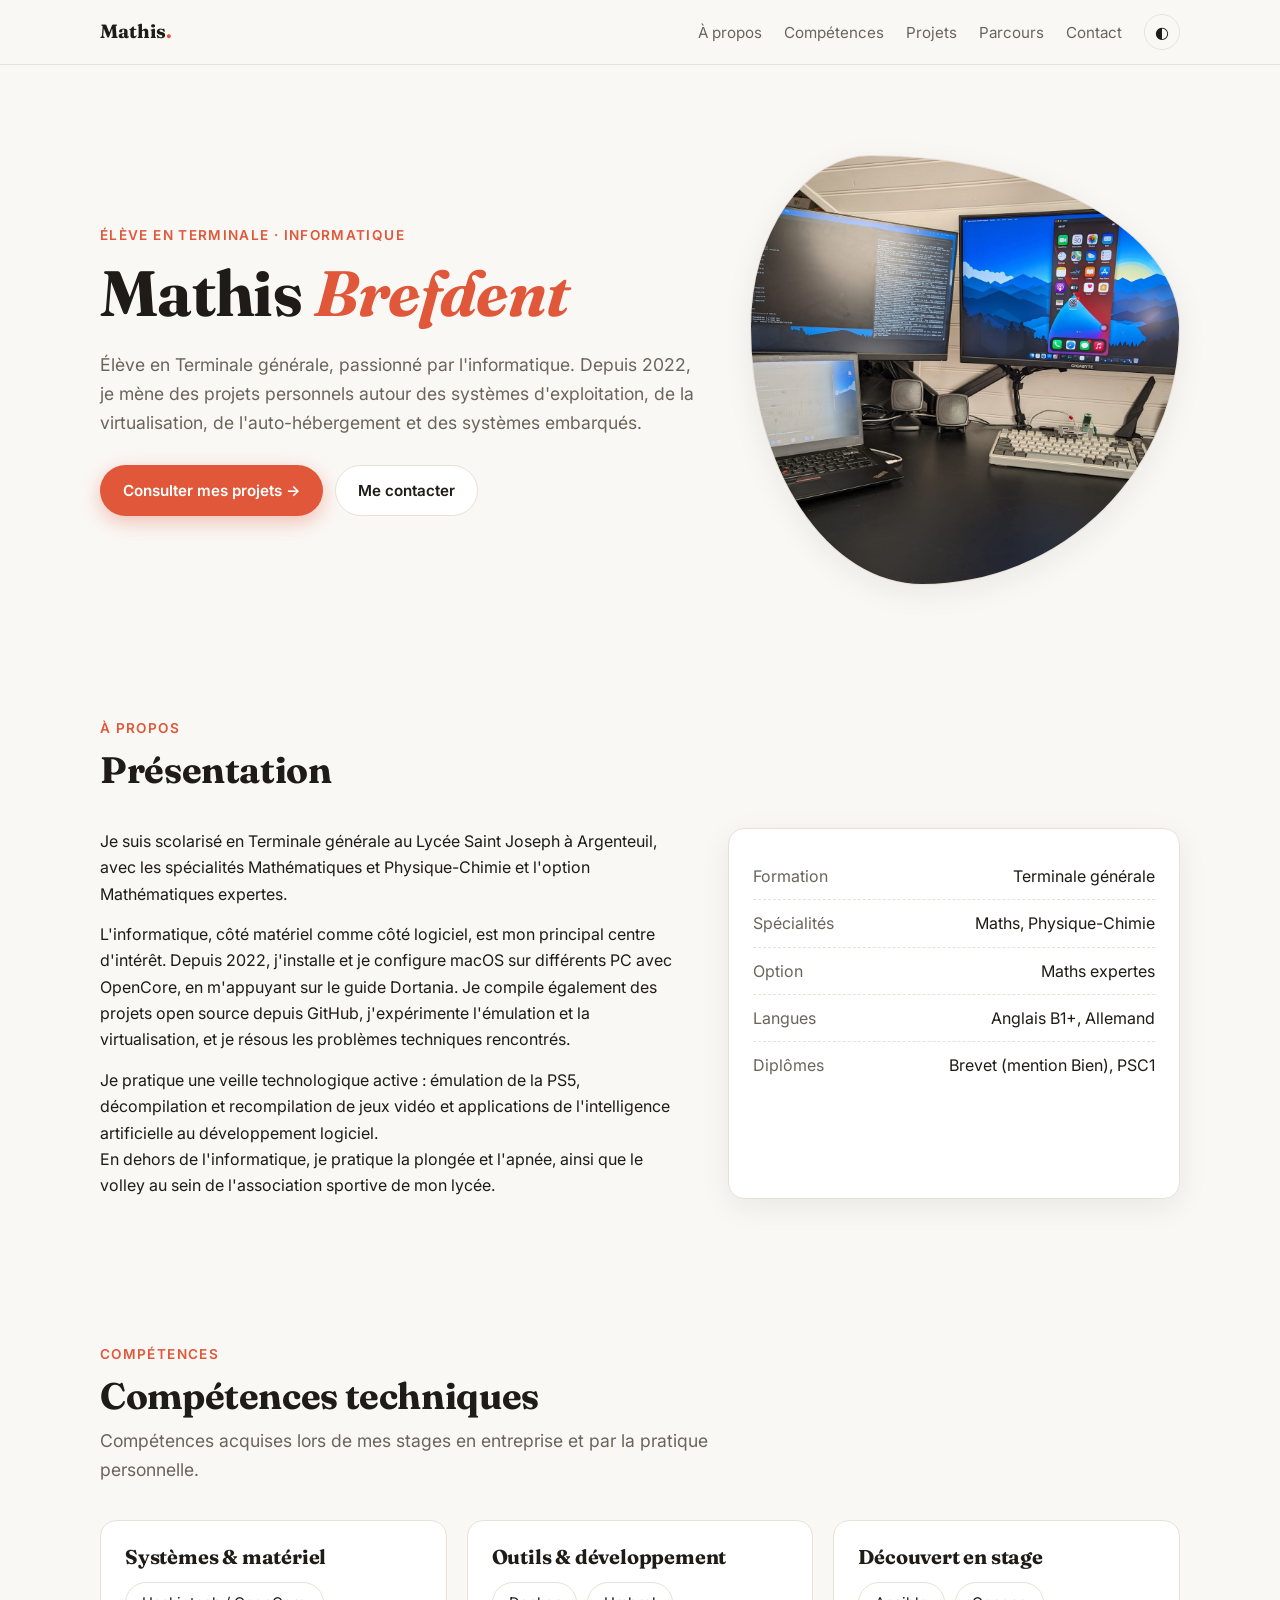
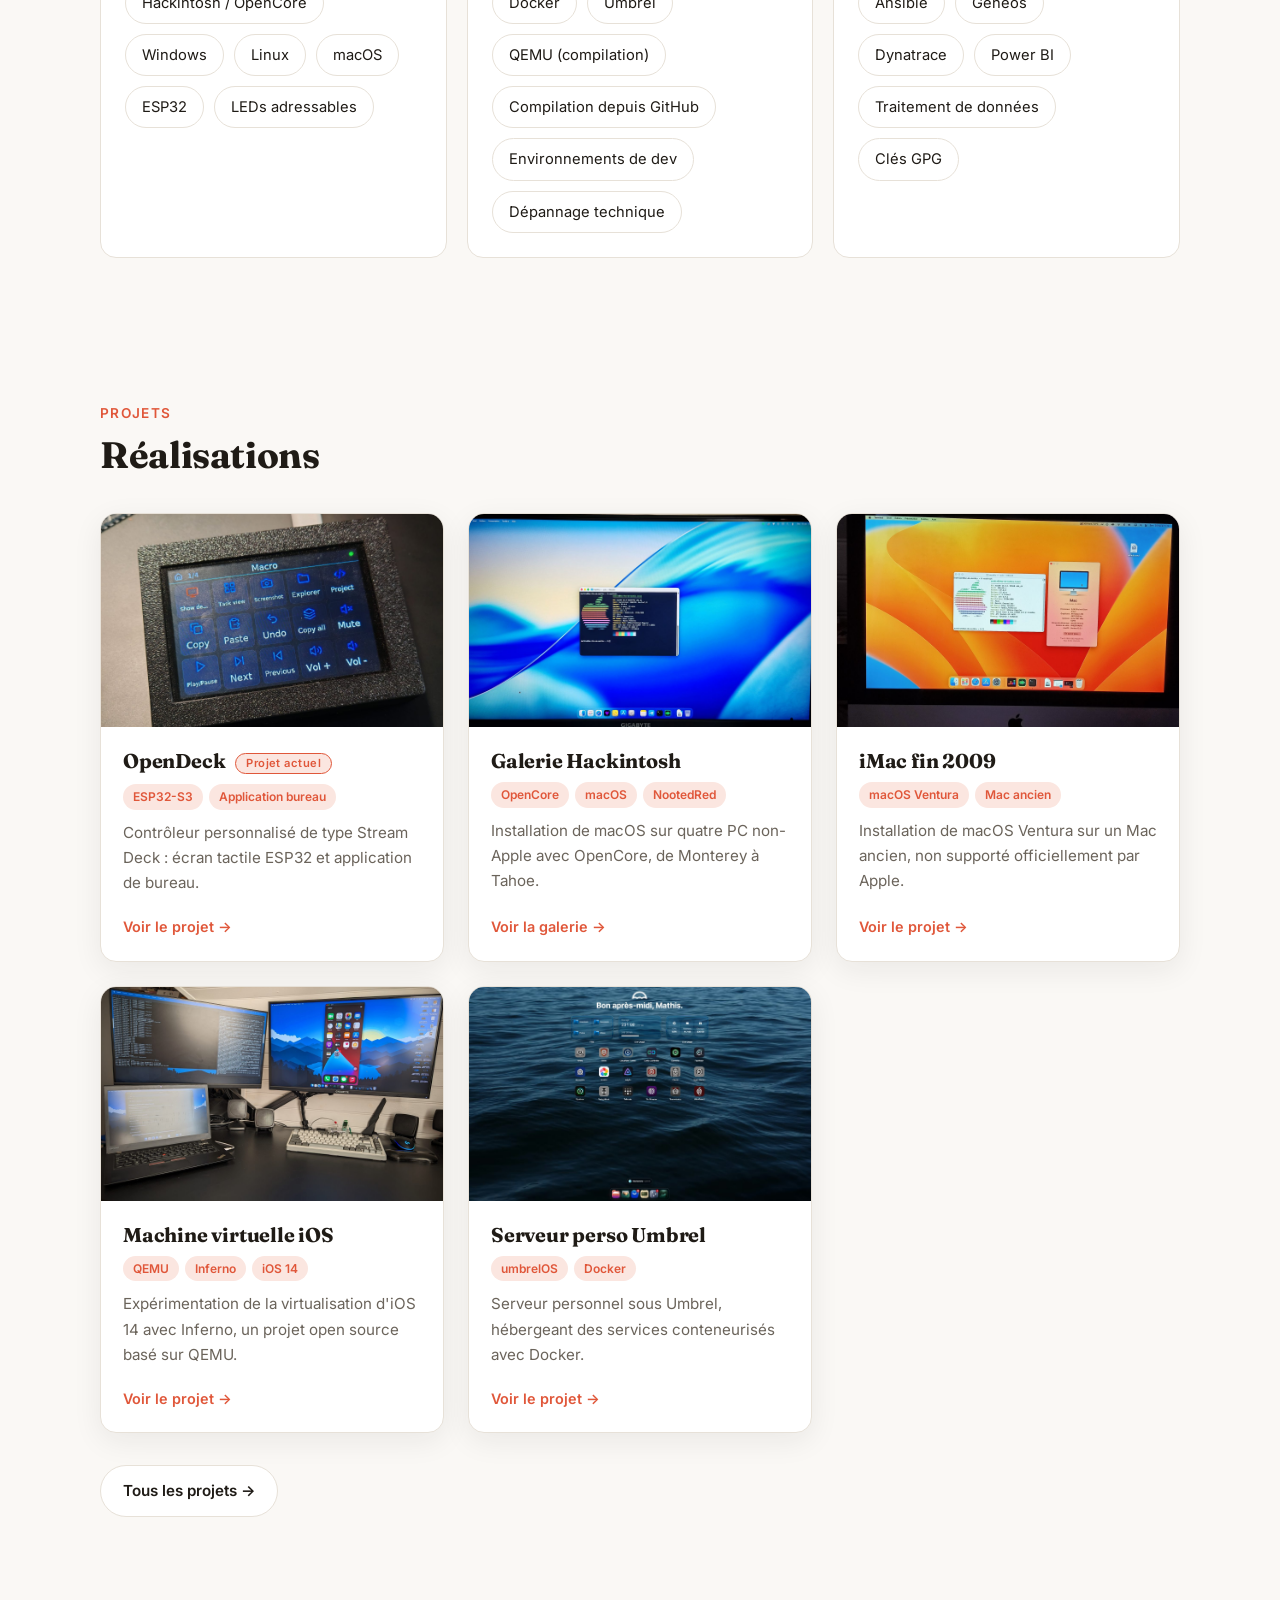
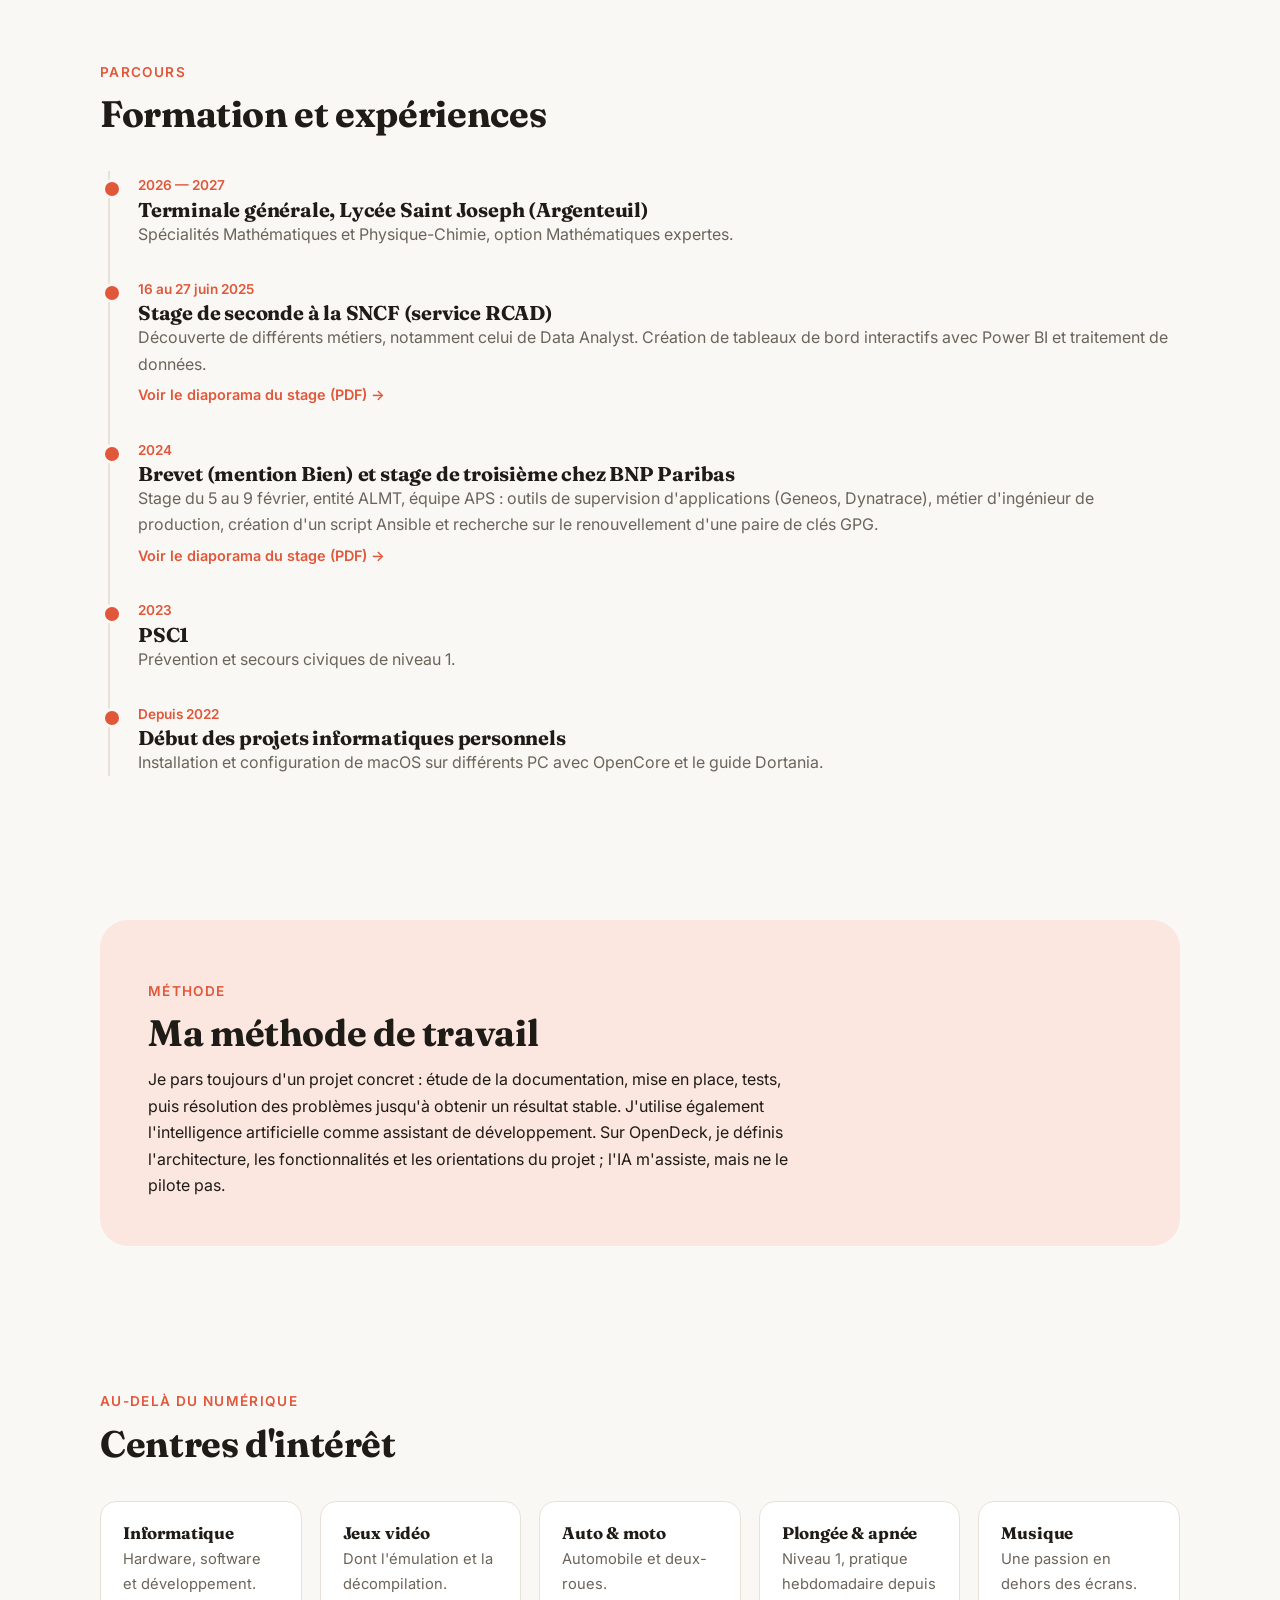
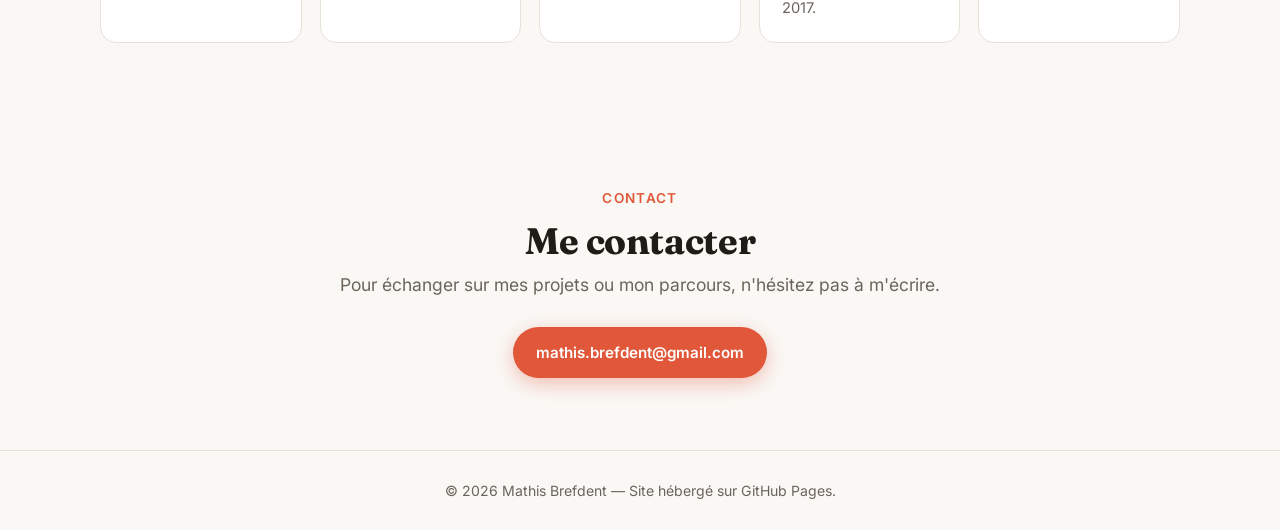
<file: index.html>
<!DOCTYPE html>
<html lang="fr">
<head>
  <meta charset="UTF-8">
  <meta name="viewport" content="width=device-width, initial-scale=1">
  <title>Mathis Brefdent — Portfolio</title>
  <meta name="description" content="Portfolio de Mathis Brefdent, lycéen en Terminale passionné d'informatique : Hackintosh, virtualisation, auto-hébergement et systèmes embarqués.">
  <link rel="preconnect" href="https://fonts.googleapis.com">
  <link rel="preconnect" href="https://fonts.gstatic.com" crossorigin>
  <link href="https://fonts.googleapis.com/css2?family=Fraunces:ital,opsz,wght@0,9..144,600;0,9..144,700;1,9..144,600&family=Inter:wght@400;500;600&display=swap" rel="stylesheet">
  <link rel="stylesheet" href="css/style.css">
</head>
<body>

<header class="nav">
  <div class="container">
    <a href="index.html" class="logo">Mathis<span>.</span></a>
    <button class="menu-btn" aria-label="Menu" aria-expanded="false" aria-controls="menu">☰</button>
    <ul id="menu">
      <li><a class="link" href="#apropos">À propos</a></li>
      <li><a class="link" href="#competences">Compétences</a></li>
      <li><a class="link" href="projets.html">Projets</a></li>
      <li><a class="link" href="#parcours">Parcours</a></li>
      <li><a class="link" href="#contact">Contact</a></li>
      <li><button class="theme-btn" aria-label="Changer de thème">◐</button></li>
    </ul>
  </div>
</header>

<main>

  <!-- ===== HERO ===== -->
  <section class="hero">
    <div class="container hero-grid">
      <div>
        <p class="eyebrow">Élève en Terminale · Informatique</p>
        <h1>Mathis <em>Brefdent</em></h1>
        <p class="lead">Élève en Terminale générale, passionné par l'informatique. Depuis 2022, je mène des projets personnels autour des systèmes d'exploitation, de la virtualisation, de l'auto-hébergement et des systèmes embarqués.</p>
        <div class="btn-row">
          <a class="btn btn-primary" href="projets.html">Consulter mes projets →</a>
          <a class="btn btn-ghost" href="#contact">Me contacter</a>
        </div>
      </div>
      <div class="avatar">
        <img src="assets/ios/ios14-inferno.jpg" alt="Mon poste de travail : deux écrans, un portable ThinkPad et un clavier mécanique" width="1600" height="1200">
      </div>
    </div>
  </section>

  <!-- ===== À PROPOS ===== -->
  <section id="apropos">
    <div class="container reveal">
      <div class="section-head">
        <p class="eyebrow">À propos</p>
        <h2>Présentation</h2>
      </div>
      <div class="about-grid">
        <div>
          <p>Je suis scolarisé en Terminale générale au Lycée Saint Joseph à Argenteuil, avec les spécialités Mathématiques et Physique-Chimie et l'option Mathématiques expertes.</p>
          <p>L'informatique, côté matériel comme côté logiciel, est mon principal centre d'intérêt. Depuis 2022, j'installe et je configure macOS sur différents PC avec OpenCore, en m'appuyant sur le guide Dortania. Je compile également des projets open source depuis GitHub, j'expérimente l'émulation et la virtualisation, et je résous les problèmes techniques rencontrés.</p>
          <p>Je pratique une veille technologique active : émulation de la PS5, décompilation et recompilation de jeux vidéo et applications de l'intelligence artificielle au développement logiciel.<br>En dehors de l'informatique, je pratique la plongée et l'apnée, ainsi que le volley au sein de l'association sportive de mon lycée.</p>
        </div>
        <ul class="facts">
          <li><span>Formation</span> Terminale générale</li>
          <li><span>Spécialités</span> Maths, Physique-Chimie</li>
          <li><span>Option</span> Maths expertes</li>
          <li><span>Langues</span> Anglais B1+, Allemand</li>
          <li><span>Diplômes</span> Brevet (mention Bien), PSC1</li>
        </ul>
      </div>
    </div>
  </section>

  <!-- ===== COMPÉTENCES ===== -->
  <section id="competences">
    <div class="container reveal">
      <div class="section-head">
        <p class="eyebrow">Compétences</p>
        <h2>Compétences techniques</h2>
        <p class="lead">Compétences acquises lors de mes stages en entreprise et par la pratique personnelle.</p>
      </div>
      <div class="skill-groups">
        <div class="skill-card">
          <h3>Systèmes &amp; matériel</h3>
          <div class="chips">
            <span class="chip">Hackintosh / OpenCore</span>
            <span class="chip">Windows</span>
            <span class="chip">Linux</span>
            <span class="chip">macOS</span>
            <span class="chip">ESP32</span>
            <span class="chip">LEDs adressables</span>
          </div>
        </div>
        <div class="skill-card">
          <h3>Outils &amp; développement</h3>
          <div class="chips">
            <span class="chip">Docker</span>
            <span class="chip">Umbrel</span>
            <span class="chip">QEMU (compilation)</span>
            <span class="chip">Compilation depuis GitHub</span>
            <span class="chip">Environnements de dev</span>
            <span class="chip">Dépannage technique</span>
          </div>
        </div>
        <div class="skill-card">
          <h3>Découvert en stage</h3>
          <div class="chips">
            <span class="chip">Ansible</span>
            <span class="chip">Geneos</span>
            <span class="chip">Dynatrace</span>
            <span class="chip">Power BI</span>
            <span class="chip">Traitement de données</span>
            <span class="chip">Clés GPG</span>
          </div>
        </div>
      </div>
    </div>
  </section>

  <!-- ===== PROJETS EN VEDETTE ===== -->
  <section id="projets">
    <div class="container reveal">
      <div class="section-head">
        <p class="eyebrow">Projets</p>
        <h2>Réalisations</h2>
      </div>
      <div class="grid">
        <article class="card">
          <img src="assets/opendeck/esp32-macro-demo.jpg" alt="Le Stream Deck OpenDeck affichant une grille de macros" width="1600" height="1200" loading="lazy">
          <div class="card-body">
            <h3>OpenDeck <span class="badge">Projet actuel</span></h3>
            <div class="tags"><span class="tag">ESP32-S3</span><span class="tag">Application bureau</span></div>
            <p>Contrôleur personnalisé de type Stream Deck : écran tactile ESP32 et application de bureau.</p>
            <div class="card-links"><a href="projets.html#opendeck">Voir le projet →</a></div>
          </div>
        </article>
        <article class="card">
          <img src="assets/hackintosh/main-pc-tahoe.jpg" alt="Un Hackintosh sous macOS Tahoe" width="1600" height="900" loading="lazy">
          <div class="card-body">
            <h3>Galerie Hackintosh</h3>
            <div class="tags"><span class="tag">OpenCore</span><span class="tag">macOS</span><span class="tag">NootedRed</span></div>
            <p>Installation de macOS sur quatre PC non-Apple avec OpenCore, de Monterey à Tahoe.</p>
            <div class="card-links"><a href="projets.html#hackintosh">Voir la galerie →</a></div>
          </div>
        </article>
        <article class="card">
          <img src="assets/imac/imac-late-2009-ventura.jpg" alt="Un iMac de fin 2009 sous macOS Ventura" width="1600" height="1200" loading="lazy">
          <div class="card-body">
            <h3>iMac fin 2009</h3>
            <div class="tags"><span class="tag">macOS Ventura</span><span class="tag">Mac ancien</span></div>
            <p>Installation de macOS Ventura sur un Mac ancien, non supporté officiellement par Apple.</p>
            <div class="card-links"><a href="projets.html#imac">Voir le projet →</a></div>
          </div>
        </article>
        <article class="card">
          <img src="assets/ios/ios14-inferno.jpg" alt="iOS 14 virtualisé sur un écran, terminal sur l'autre" width="1600" height="1200" loading="lazy">
          <div class="card-body">
            <h3>Machine virtuelle iOS</h3>
            <div class="tags"><span class="tag">QEMU</span><span class="tag">Inferno</span><span class="tag">iOS 14</span></div>
            <p>Expérimentation de la virtualisation d'iOS 14 avec Inferno, un projet open source basé sur QEMU.</p>
            <div class="card-links"><a href="projets.html#ios-vm">Voir le projet →</a></div>
          </div>
        </article>
        <article class="card">
          <img src="assets/umbrel/umbrelos-home.jpg" alt="Page d'accueil d'umbrelOS" width="1600" height="914" loading="lazy">
          <div class="card-body">
            <h3>Serveur perso Umbrel</h3>
            <div class="tags"><span class="tag">umbrelOS</span><span class="tag">Docker</span></div>
            <p>Serveur personnel sous Umbrel, hébergeant des services conteneurisés avec Docker.</p>
            <div class="card-links"><a href="projets.html#umbrel">Voir le projet →</a></div>
          </div>
        </article>
      </div>
      <p class="more"><a class="btn btn-ghost" href="projets.html">Tous les projets →</a></p>
    </div>
  </section>

  <!-- ===== PARCOURS ===== -->
  <section id="parcours">
    <div class="container reveal">
      <div class="section-head">
        <p class="eyebrow">Parcours</p>
        <h2>Formation et expériences</h2>
      </div>
      <div class="timeline">
        <div class="t-item">
          <span class="t-date">2026 — 2027</span>
          <h3>Terminale générale, Lycée Saint Joseph (Argenteuil)</h3>
          <p>Spécialités Mathématiques et Physique-Chimie, option Mathématiques expertes.</p>
        </div>
        <div class="t-item">
          <span class="t-date">16 au 27 juin 2025</span>
          <h3>Stage de seconde à la SNCF (service RCAD)</h3>
          <p>Découverte de différents métiers, notamment celui de Data Analyst. Création de tableaux de bord interactifs avec Power BI et traitement de données.</p>
          <a class="t-link" href="docs/stage-seconde.pdf" target="_blank" rel="noopener">Voir le diaporama du stage (PDF) →</a>
        </div>
        <div class="t-item">
          <span class="t-date">2024</span>
          <h3>Brevet (mention Bien) et stage de troisième chez BNP Paribas</h3>
          <p>Stage du 5 au 9 février, entité ALMT, équipe APS : outils de supervision d'applications (Geneos, Dynatrace), métier d'ingénieur de production, création d'un script Ansible et recherche sur le renouvellement d'une paire de clés GPG.</p>
          <a class="t-link" href="docs/stage-3eme.pdf" target="_blank" rel="noopener">Voir le diaporama du stage (PDF) →</a>
        </div>
        <div class="t-item">
          <span class="t-date">2023</span>
          <h3>PSC1</h3>
          <p>Prévention et secours civiques de niveau 1.</p>
        </div>
        <div class="t-item">
          <span class="t-date">Depuis 2022</span>
          <h3>Début des projets informatiques personnels</h3>
          <p>Installation et configuration de macOS sur différents PC avec OpenCore et le guide Dortania.</p>
        </div>
      </div>
    </div>
  </section>

  <!-- ===== MA DÉMARCHE ===== -->
  <section>
    <div class="container reveal">
      <div class="why">
        <p class="eyebrow">Méthode</p>
        <h2>Ma méthode de travail</h2>
        <p>Je pars toujours d'un projet concret : étude de la documentation, mise en place, tests, puis résolution des problèmes jusqu'à obtenir un résultat stable. J'utilise également l'intelligence artificielle comme assistant de développement. Sur OpenDeck, je définis l'architecture, les fonctionnalités et les orientations du projet ; l'IA m'assiste, mais ne le pilote pas.</p>
      </div>
    </div>
  </section>

  <!-- ===== CENTRES D'INTÉRÊT ===== -->
  <section>
    <div class="container reveal">
      <div class="section-head">
        <p class="eyebrow">Au-delà du numérique</p>
        <h2>Centres d'intérêt</h2>
      </div>
      <div class="interests">
        <div class="interest"><h3>Informatique</h3><p>Hardware, software et développement.</p></div>
        <div class="interest"><h3>Jeux vidéo</h3><p>Dont l'émulation et la décompilation.</p></div>
        <div class="interest"><h3>Auto &amp; moto</h3><p>Automobile et deux-roues.</p></div>
        <div class="interest"><h3>Plongée &amp; apnée</h3><p>Niveau 1, pratique hebdomadaire depuis 2017.</p></div>
        <div class="interest"><h3>Musique</h3><p>Une passion en dehors des écrans.</p></div>
      </div>
    </div>
  </section>

  <!-- ===== CONTACT ===== -->
  <section id="contact" class="contact">
    <div class="container reveal">
      <p class="eyebrow">Contact</p>
      <h2>Me contacter</h2>
      <p class="lead">Pour échanger sur mes projets ou mon parcours, n'hésitez pas à m'écrire.</p>
      <div class="btn-row">
        <a class="btn btn-primary" href="mailto:mathis.brefdent@gmail.com">mathis.brefdent@gmail.com</a>
      </div>
    </div>
  </section>

</main>

<footer>
  <div class="container">© <span id="year"></span> Mathis Brefdent — Site hébergé sur GitHub Pages.</div>
</footer>

<script src="js/main.js"></script>
</body>
</html>
</file>
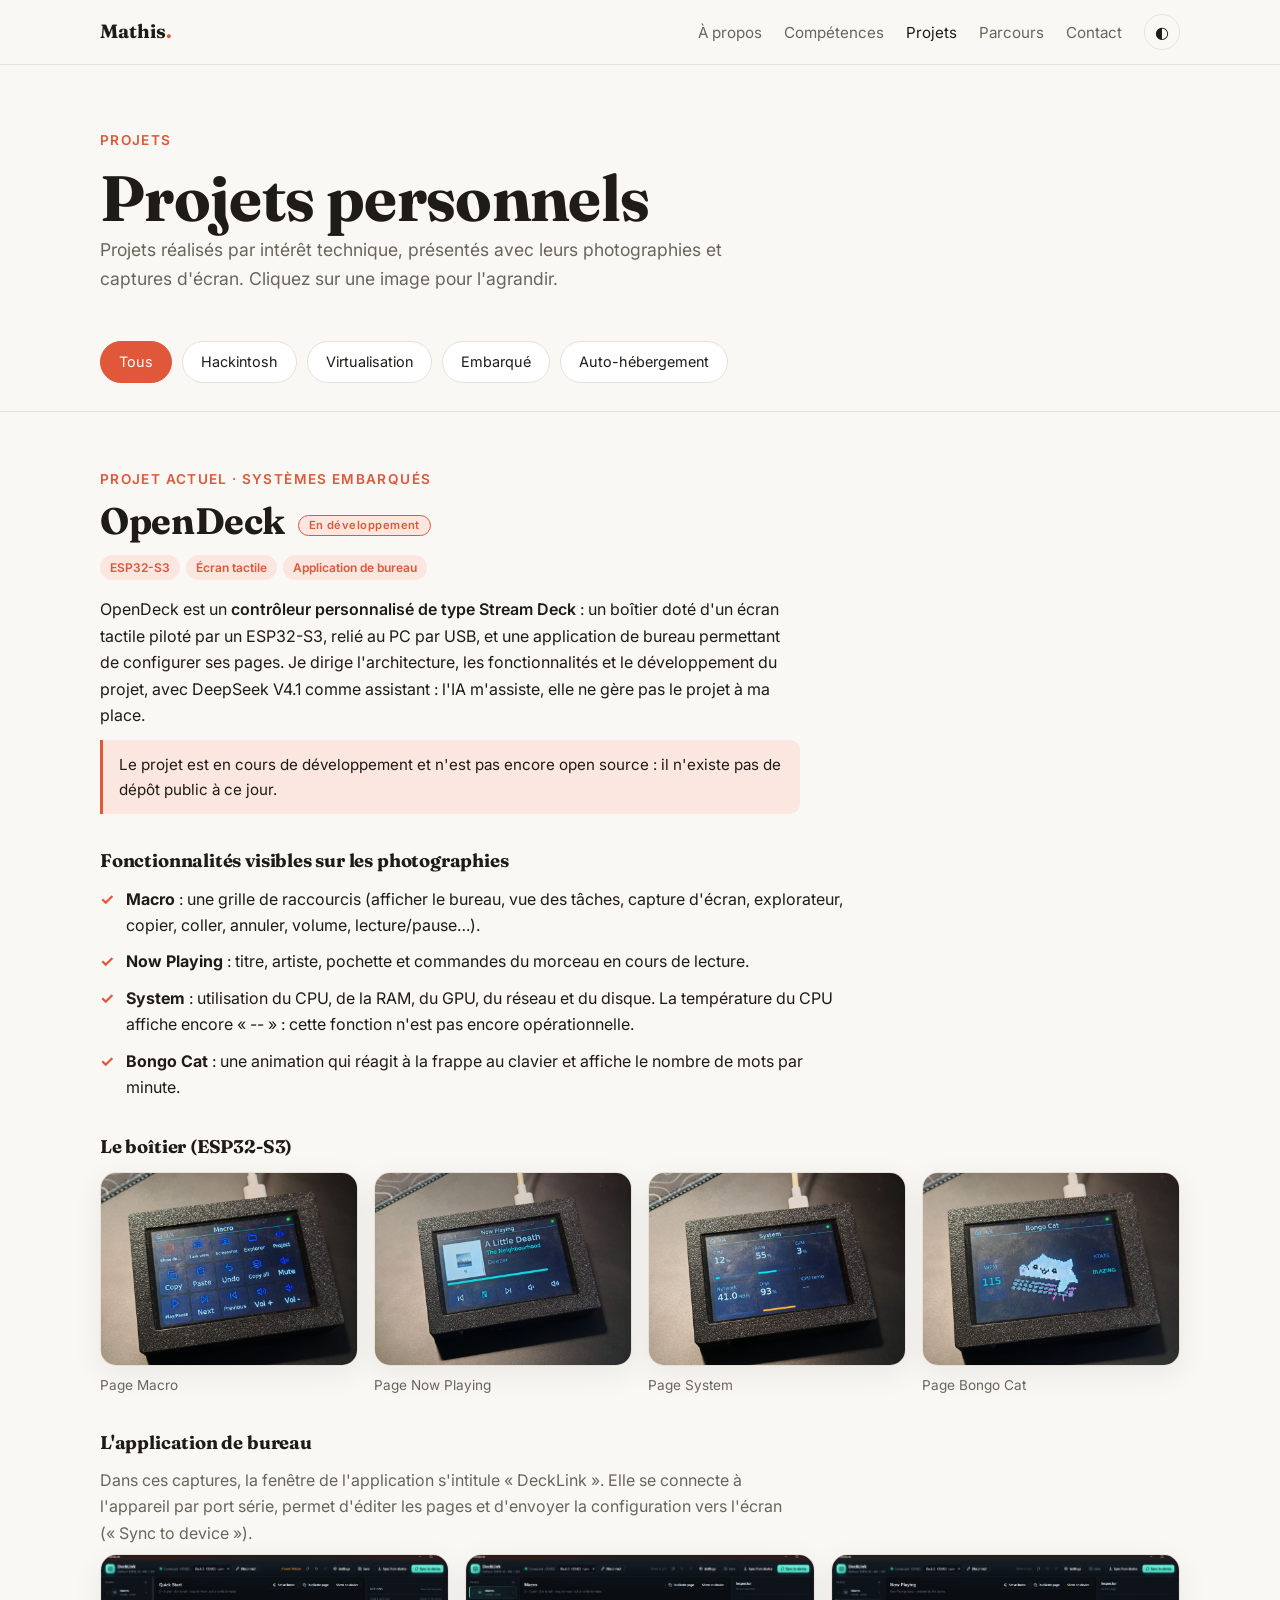
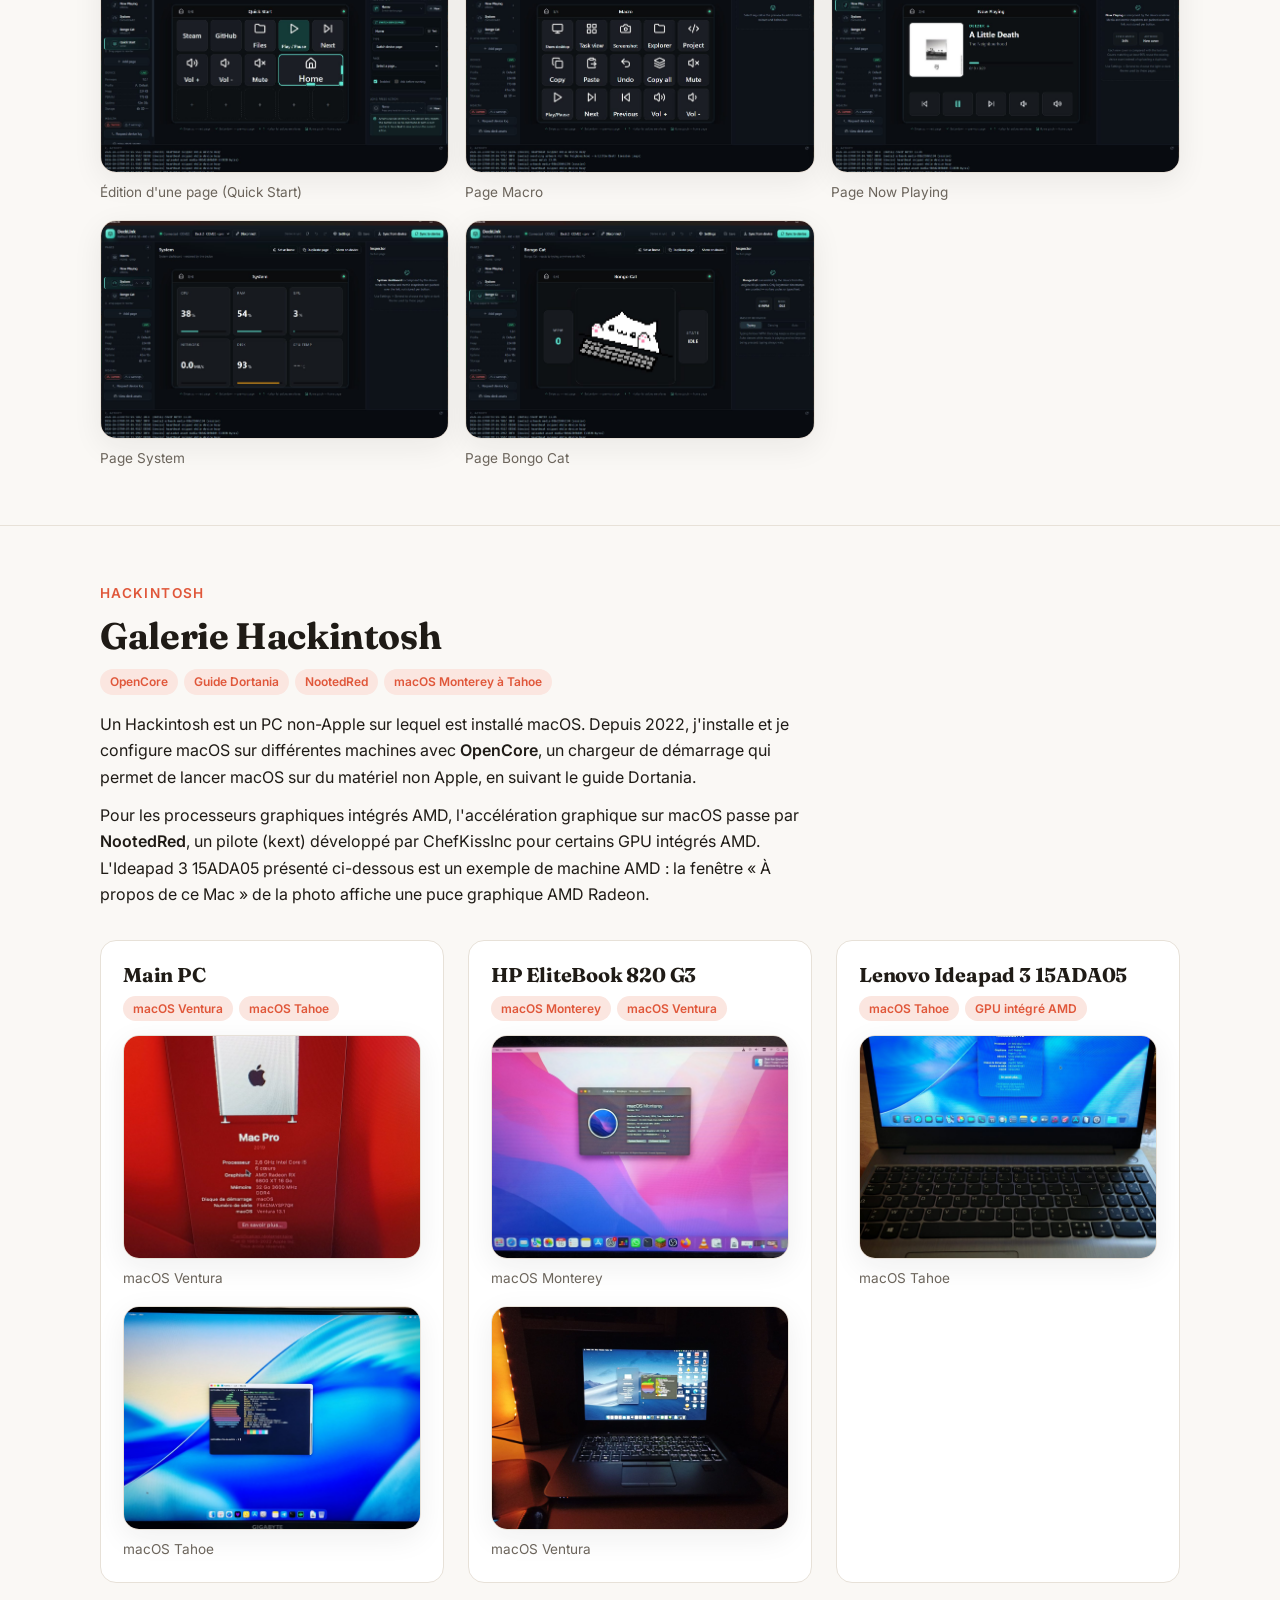
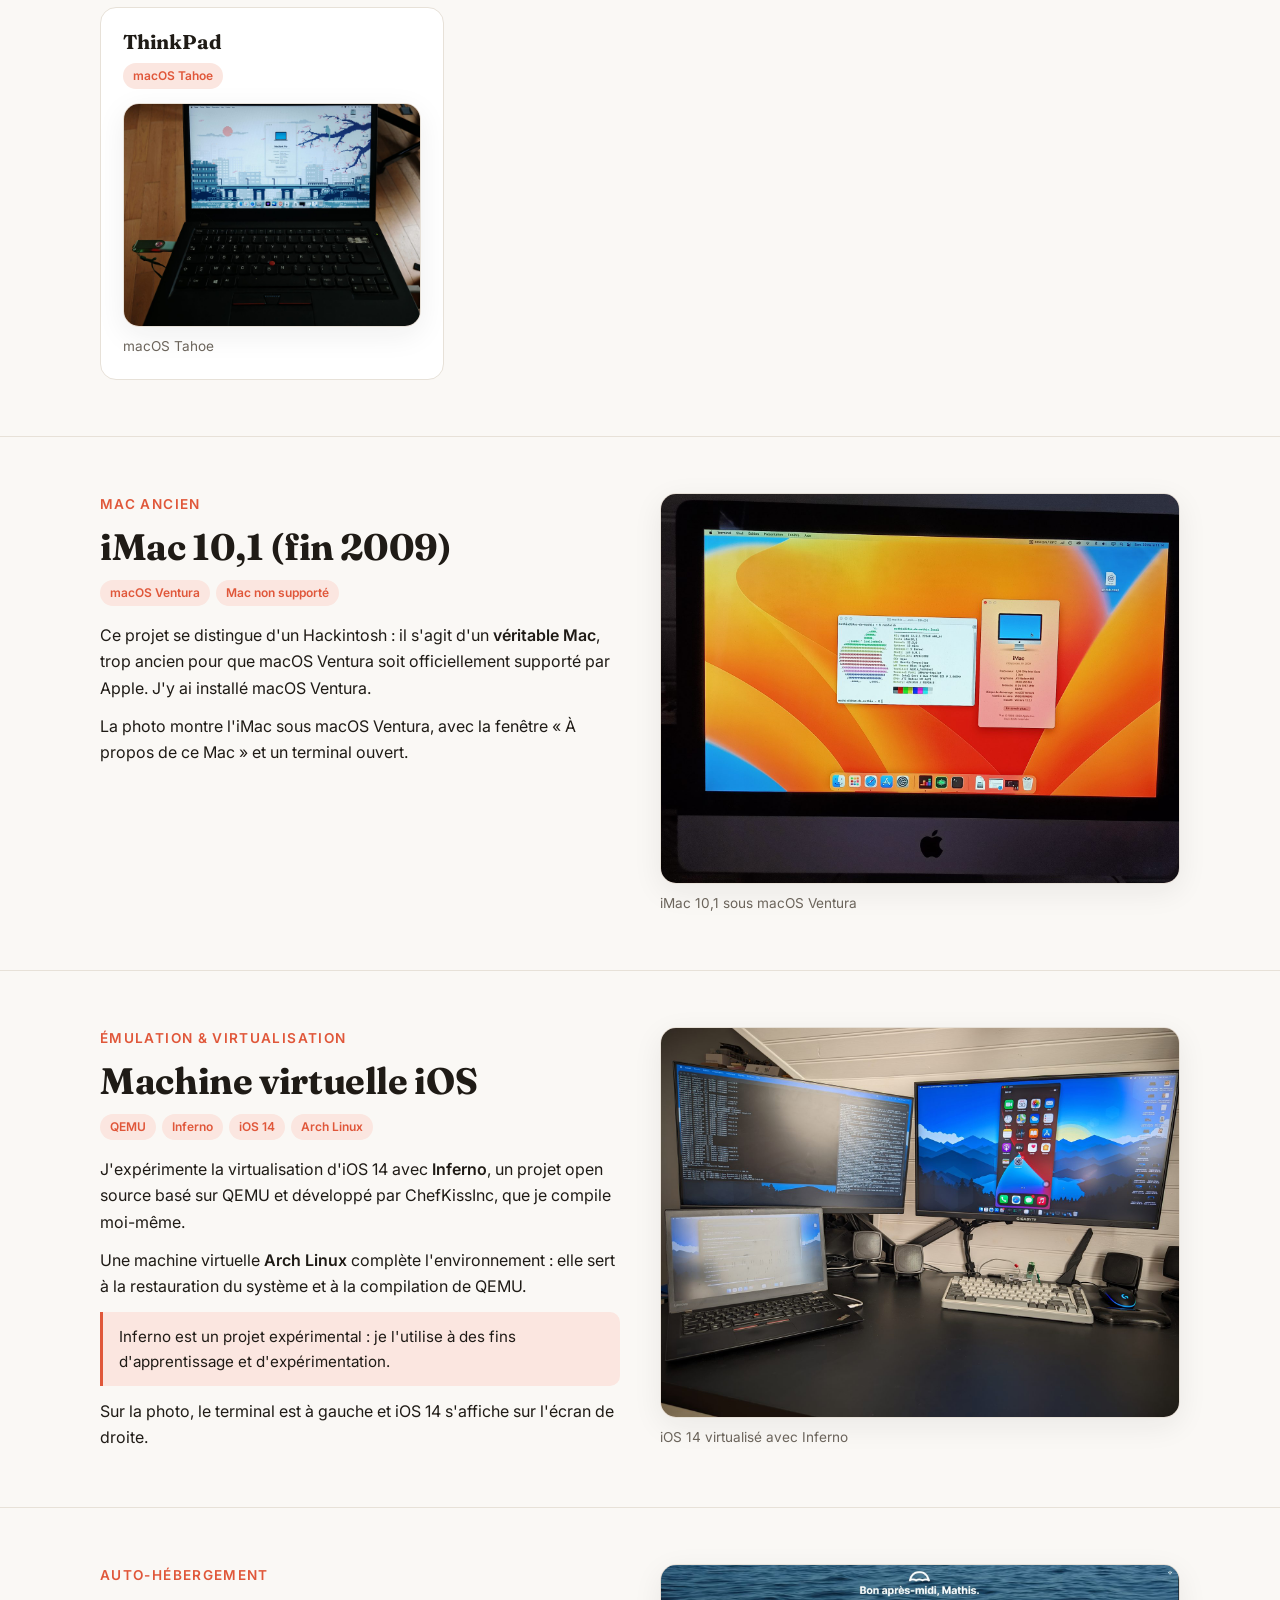
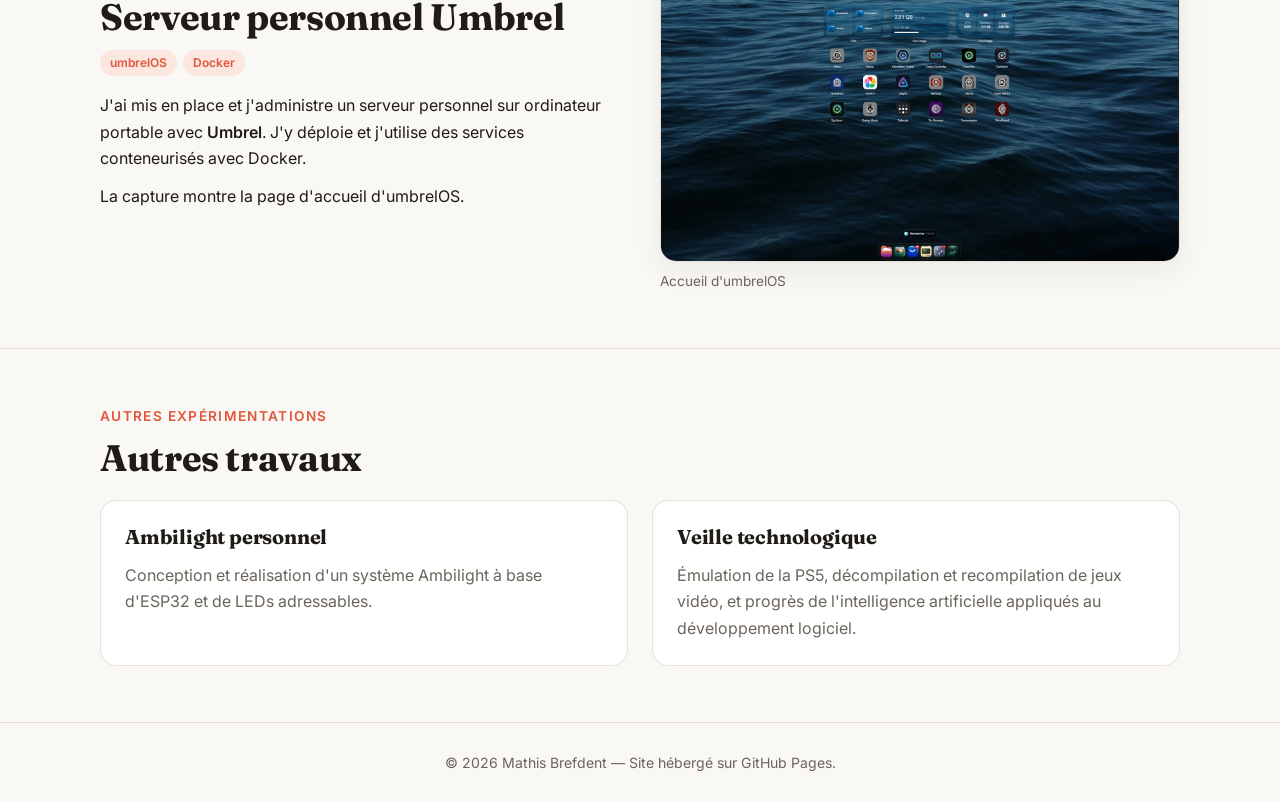
<file: projets.html>
<!DOCTYPE html>
<html lang="fr">
<head>
  <meta charset="UTF-8">
  <meta name="viewport" content="width=device-width, initial-scale=1">
  <title>Projets — Mathis Brefdent</title>
  <meta name="description" content="Les projets de Mathis Brefdent : galerie Hackintosh, iMac 2009, machine virtuelle iOS, OpenDeck et serveur Umbrel.">
  <link rel="preconnect" href="https://fonts.googleapis.com">
  <link rel="preconnect" href="https://fonts.gstatic.com" crossorigin>
  <link href="https://fonts.googleapis.com/css2?family=Fraunces:ital,opsz,wght@0,9..144,600;0,9..144,700;1,9..144,600&family=Inter:wght@400;500;600&display=swap" rel="stylesheet">
  <link rel="stylesheet" href="css/style.css">
</head>
<body>

<header class="nav">
  <div class="container">
    <a href="index.html" class="logo">Mathis<span>.</span></a>
    <button class="menu-btn" aria-label="Menu" aria-expanded="false" aria-controls="menu">☰</button>
    <ul id="menu">
      <li><a class="link" href="index.html#apropos">À propos</a></li>
      <li><a class="link" href="index.html#competences">Compétences</a></li>
      <li><a class="link active" href="projets.html">Projets</a></li>
      <li><a class="link" href="index.html#parcours">Parcours</a></li>
      <li><a class="link" href="index.html#contact">Contact</a></li>
      <li><button class="theme-btn" aria-label="Changer de thème">◐</button></li>
    </ul>
  </div>
</header>

<main>
  <section class="page-head">
    <div class="container">
      <p class="eyebrow">Projets</p>
      <h1>Projets personnels</h1>
      <p class="lead">Projets réalisés par intérêt technique, présentés avec leurs photographies et captures d'écran. Cliquez sur une image pour l'agrandir.</p>
    </div>
  </section>

  <section style="padding-top:24px; padding-bottom:0">
    <div class="container">
      <div class="filters" role="group" aria-label="Filtrer les projets">
        <button class="filter active" data-filter="all">Tous</button>
        <button class="filter" data-filter="hackintosh">Hackintosh</button>
        <button class="filter" data-filter="virtualisation">Virtualisation</button>
        <button class="filter" data-filter="embarque">Embarqué</button>
        <button class="filter" data-filter="selfhost">Auto-hébergement</button>
      </div>
    </div>
  </section>

  <div id="projects">

    <!-- ===================== OPENDECK ===================== -->
    <article class="project" id="opendeck" data-cat="embarque">
      <div class="container">
        <p class="eyebrow">Projet actuel · Systèmes embarqués</p>
        <h2>OpenDeck <span class="badge">En développement</span></h2>
        <div class="tags"><span class="tag">ESP32-S3</span><span class="tag">Écran tactile</span><span class="tag">Application de bureau</span></div>
        <div class="prose">
          <p>OpenDeck est un <strong>contrôleur personnalisé de type Stream Deck</strong> : un boîtier doté d'un écran tactile piloté par un ESP32-S3, relié au PC par USB, et une application de bureau permettant de configurer ses pages. Je dirige l'architecture, les fonctionnalités et le développement du projet, avec DeepSeek V4.1 comme assistant : l'IA m'assiste, elle ne gère pas le projet à ma place.</p>
          <p class="note">Le projet est en cours de développement et n'est pas encore open source : il n'existe pas de dépôt public à ce jour.</p>
        </div>

        <h3 class="sub">Fonctionnalités visibles sur les photographies</h3>
        <ul class="checklist">
          <li><strong>Macro</strong> : une grille de raccourcis (afficher le bureau, vue des tâches, capture d'écran, explorateur, copier, coller, annuler, volume, lecture/pause…).</li>
          <li><strong>Now Playing</strong> : titre, artiste, pochette et commandes du morceau en cours de lecture.</li>
          <li><strong>System</strong> : utilisation du CPU, de la RAM, du GPU, du réseau et du disque. La température du CPU affiche encore « -- » : cette fonction n'est pas encore opérationnelle.</li>
          <li><strong>Bongo Cat</strong> : une animation qui réagit à la frappe au clavier et affiche le nombre de mots par minute.</li>
        </ul>

        <h3 class="sub">Le boîtier (ESP32-S3)</h3>
        <div class="gallery" data-gallery>
          <figure><button class="zoom" type="button" data-full="assets/opendeck/esp32-macro-demo.jpg"><img src="assets/opendeck/esp32-macro-demo.jpg" alt="Écran du boîtier OpenDeck affichant la page Macro" width="1600" height="1200" loading="lazy"></button><figcaption>Page Macro</figcaption></figure>
          <figure><button class="zoom" type="button" data-full="assets/opendeck/esp32-now-playing.jpg"><img src="assets/opendeck/esp32-now-playing.jpg" alt="Écran du boîtier OpenDeck affichant la musique en cours de lecture" width="1600" height="1200" loading="lazy"></button><figcaption>Page Now Playing</figcaption></figure>
          <figure><button class="zoom" type="button" data-full="assets/opendeck/esp32-system-usage.jpg"><img src="assets/opendeck/esp32-system-usage.jpg" alt="Écran du boîtier OpenDeck affichant l'utilisation du système" width="1600" height="1200" loading="lazy"></button><figcaption>Page System</figcaption></figure>
          <figure><button class="zoom" type="button" data-full="assets/opendeck/esp32-bongo-cat.jpg"><img src="assets/opendeck/esp32-bongo-cat.jpg" alt="Écran du boîtier OpenDeck affichant le Bongo Cat" width="1600" height="1200" loading="lazy"></button><figcaption>Page Bongo Cat</figcaption></figure>
        </div>

        <h3 class="sub">L'application de bureau</h3>
        <p class="muted">Dans ces captures, la fenêtre de l'application s'intitule « DeckLink ». Elle se connecte à l'appareil par port série, permet d'éditer les pages et d'envoyer la configuration vers l'écran (« Sync to device »).</p>
        <div class="gallery wide" data-gallery>
          <figure><button class="zoom" type="button" data-full="assets/opendeck/app-edit.jpg"><img src="assets/opendeck/app-edit.jpg" alt="Application de bureau : édition d'une page Quick Start et de l'action d'un bouton" width="1426" height="913" loading="lazy"></button><figcaption>Édition d'une page (Quick Start)</figcaption></figure>
          <figure><button class="zoom" type="button" data-full="assets/opendeck/app-macro-demo.jpg"><img src="assets/opendeck/app-macro-demo.jpg" alt="Application de bureau : page Macro" width="1426" height="913" loading="lazy"></button><figcaption>Page Macro</figcaption></figure>
          <figure><button class="zoom" type="button" data-full="assets/opendeck/app-now-playing.jpg"><img src="assets/opendeck/app-now-playing.jpg" alt="Application de bureau : page Now Playing" width="1426" height="913" loading="lazy"></button><figcaption>Page Now Playing</figcaption></figure>
          <figure><button class="zoom" type="button" data-full="assets/opendeck/app-system-usage.jpg"><img src="assets/opendeck/app-system-usage.jpg" alt="Application de bureau : page System avec CPU, RAM, GPU, réseau et disque" width="1426" height="913" loading="lazy"></button><figcaption>Page System</figcaption></figure>
          <figure><button class="zoom" type="button" data-full="assets/opendeck/app-bongo-cat.jpg"><img src="assets/opendeck/app-bongo-cat.jpg" alt="Application de bureau : page Bongo Cat" width="1426" height="913" loading="lazy"></button><figcaption>Page Bongo Cat</figcaption></figure>
        </div>
      </div>
    </article>

    <!-- ===================== HACKINTOSH ===================== -->
    <article class="project" id="hackintosh" data-cat="hackintosh">
      <div class="container">
        <p class="eyebrow">Hackintosh</p>
        <h2>Galerie Hackintosh</h2>
        <div class="tags"><span class="tag">OpenCore</span><span class="tag">Guide Dortania</span><span class="tag">NootedRed</span><span class="tag">macOS Monterey à Tahoe</span></div>
        <div class="prose">
          <p>Un Hackintosh est un PC non-Apple sur lequel est installé macOS. Depuis 2022, j'installe et je configure macOS sur différentes machines avec <strong>OpenCore</strong>, un chargeur de démarrage qui permet de lancer macOS sur du matériel non Apple, en suivant le guide Dortania.</p>
          <p>Pour les processeurs graphiques intégrés AMD, l'accélération graphique sur macOS passe par <strong>NootedRed</strong>, un pilote (kext) développé par ChefKissInc pour certains GPU intégrés AMD. L'Ideapad 3 15ADA05 présenté ci-dessous est un exemple de machine AMD : la fenêtre « À propos de ce Mac » de la photo affiche une puce graphique AMD Radeon.</p>
        </div>

        <div class="machines">

          <section class="machine" aria-labelledby="m-main">
            <h3 id="m-main">Main PC</h3>
            <div class="tags"><span class="tag">macOS Ventura</span><span class="tag">macOS Tahoe</span></div>
            <div class="gallery" data-gallery>
              <figure><button class="zoom" type="button" data-full="assets/hackintosh/main-pc-ventura.jpg"><img src="assets/hackintosh/main-pc-ventura.jpg" alt="Main PC sous macOS Ventura : fenêtre « À propos de ce Mac »" width="1200" height="1600" loading="lazy"></button><figcaption>macOS Ventura</figcaption></figure>
              <figure><button class="zoom" type="button" data-full="assets/hackintosh/main-pc-tahoe.jpg"><img src="assets/hackintosh/main-pc-tahoe.jpg" alt="Main PC sous macOS Tahoe : bureau avec un terminal ouvert" width="1600" height="900" loading="lazy"></button><figcaption>macOS Tahoe</figcaption></figure>
            </div>
          </section>

          <section class="machine" aria-labelledby="m-hp">
            <h3 id="m-hp">HP EliteBook 820 G3</h3>
            <div class="tags"><span class="tag">macOS Monterey</span><span class="tag">macOS Ventura</span></div>
            <div class="gallery" data-gallery>
              <figure><button class="zoom" type="button" data-full="assets/hackintosh/hp-elitebook-820-g3-monterey.jpg"><img src="assets/hackintosh/hp-elitebook-820-g3-monterey.jpg" alt="HP EliteBook 820 G3 sous macOS Monterey" width="1600" height="900" loading="lazy"></button><figcaption>macOS Monterey</figcaption></figure>
              <figure><button class="zoom" type="button" data-full="assets/hackintosh/hp-elitebook-820-g3-ventura.jpg"><img src="assets/hackintosh/hp-elitebook-820-g3-ventura.jpg" alt="HP EliteBook 820 G3 sous macOS Ventura" width="1600" height="1200" loading="lazy"></button><figcaption>macOS Ventura</figcaption></figure>
            </div>
          </section>

          <section class="machine" aria-labelledby="m-lenovo">
            <h3 id="m-lenovo">Lenovo Ideapad 3 15ADA05</h3>
            <div class="tags"><span class="tag">macOS Tahoe</span><span class="tag">GPU intégré AMD</span></div>
            <div class="gallery" data-gallery>
              <figure><button class="zoom" type="button" data-full="assets/hackintosh/lenovo-ideapad-3-15ada05-tahoe.jpg"><img src="assets/hackintosh/lenovo-ideapad-3-15ada05-tahoe.jpg" alt="Lenovo Ideapad 3 15ADA05 sous macOS Tahoe" width="1200" height="1600" loading="lazy"></button><figcaption>macOS Tahoe</figcaption></figure>
            </div>
          </section>

          <section class="machine" aria-labelledby="m-thinkpad">
            <h3 id="m-thinkpad">ThinkPad</h3>
            <div class="tags"><span class="tag">macOS Tahoe</span></div>
            <div class="gallery" data-gallery>
              <figure><button class="zoom" type="button" data-full="assets/hackintosh/thinkpad-tahoe.jpg"><img src="assets/hackintosh/thinkpad-tahoe.jpg" alt="ThinkPad sous macOS Tahoe, avec une clé USB branchée" width="1600" height="1200" loading="lazy"></button><figcaption>macOS Tahoe</figcaption></figure>
            </div>
          </section>

        </div>
      </div>
    </article>

    <!-- ===================== iMAC 2009 ===================== -->
    <article class="project" id="imac" data-cat="hackintosh">
      <div class="container project-grid">
        <div>
          <p class="eyebrow">Mac ancien</p>
          <h2>iMac 10,1 (fin 2009)</h2>
          <div class="tags"><span class="tag">macOS Ventura</span><span class="tag">Mac non supporté</span></div>
          <div class="prose">
            <p>Ce projet se distingue d'un Hackintosh : il s'agit d'un <strong>véritable Mac</strong>, trop ancien pour que macOS Ventura soit officiellement supporté par Apple. J'y ai installé macOS Ventura.</p>
            <p>La photo montre l'iMac sous macOS Ventura, avec la fenêtre « À propos de ce Mac » et un terminal ouvert.</p>
          </div>
        </div>
        <div class="gallery single" data-gallery>
          <figure><button class="zoom" type="button" data-full="assets/imac/imac-late-2009-ventura.jpg"><img src="assets/imac/imac-late-2009-ventura.jpg" alt="iMac 10,1 de fin 2009 sous macOS Ventura" width="1600" height="1200" loading="lazy"></button><figcaption>iMac 10,1 sous macOS Ventura</figcaption></figure>
        </div>
      </div>
    </article>

    <!-- ===================== iOS VM ===================== -->
    <article class="project" id="ios-vm" data-cat="virtualisation">
      <div class="container project-grid">
        <div>
          <p class="eyebrow">Émulation &amp; virtualisation</p>
          <h2>Machine virtuelle iOS</h2>
          <div class="tags"><span class="tag">QEMU</span><span class="tag">Inferno</span><span class="tag">iOS 14</span><span class="tag">Arch Linux</span></div>
          <div class="prose">
            <p>J'expérimente la virtualisation d'iOS 14 avec <strong>Inferno</strong>, un projet open source basé sur QEMU et développé par ChefKissInc, que je compile moi-même.</p>
            <p>Une machine virtuelle <strong>Arch Linux</strong> complète l'environnement : elle sert à la restauration du système et à la compilation de QEMU.</p>
            <p class="note">Inferno est un projet expérimental : je l'utilise à des fins d'apprentissage et d'expérimentation.</p>
            <p>Sur la photo, le terminal est à gauche et iOS 14 s'affiche sur l'écran de droite.</p>
          </div>
        </div>
        <div class="gallery single" data-gallery>
          <figure><button class="zoom" type="button" data-full="assets/ios/ios14-inferno.jpg"><img src="assets/ios/ios14-inferno.jpg" alt="iOS 14 virtualisé sur un écran, sortie de terminal sur l'autre écran" width="1600" height="1200" loading="lazy"></button><figcaption>iOS 14 virtualisé avec Inferno</figcaption></figure>
        </div>
      </div>
    </article>

    <!-- ===================== UMBREL ===================== -->
    <article class="project" id="umbrel" data-cat="selfhost">
      <div class="container project-grid">
        <div>
          <p class="eyebrow">Auto-hébergement</p>
          <h2>Serveur personnel Umbrel</h2>
          <div class="tags"><span class="tag">umbrelOS</span><span class="tag">Docker</span></div>
          <div class="prose">
            <p>J'ai mis en place et j'administre un serveur personnel sur ordinateur portable avec <strong>Umbrel</strong>. J'y déploie et j'utilise des services conteneurisés avec Docker.</p>
            <p>La capture montre la page d'accueil d'umbrelOS.</p>
          </div>
        </div>
        <div class="gallery single" data-gallery>
          <figure><button class="zoom" type="button" data-full="assets/umbrel/umbrelos-home.jpg"><img src="assets/umbrel/umbrelos-home.jpg" alt="Page d'accueil d'umbrelOS avec la liste des applications installées" width="1600" height="914" loading="lazy"></button><figcaption>Accueil d'umbrelOS</figcaption></figure>
        </div>
      </div>
    </article>

    <!-- ===================== AUTRES ===================== -->
    <article class="project" id="autres" data-cat="embarque">
      <div class="container">
        <p class="eyebrow">Autres expérimentations</p>
        <h2>Autres travaux</h2>
        <div class="grid mini">
          <div class="skill-card">
            <h3>Ambilight personnel</h3>
            <p class="muted">Conception et réalisation d'un système Ambilight à base d'ESP32 et de LEDs adressables.</p>
          </div>
          <div class="skill-card">
            <h3>Veille technologique</h3>
            <p class="muted">Émulation de la PS5, décompilation et recompilation de jeux vidéo, et progrès de l'intelligence artificielle appliqués au développement logiciel.</p>
          </div>
        </div>
      </div>
    </article>

  </div>
</main>

<dialog id="lightbox" aria-label="Photo agrandie">
  <button class="lb-close" type="button" aria-label="Fermer">✕</button>
  <button class="lb-nav lb-prev" type="button" aria-label="Photo précédente">‹</button>
  <figure>
    <img alt="">
    <figcaption></figcaption>
  </figure>
  <button class="lb-nav lb-next" type="button" aria-label="Photo suivante">›</button>
</dialog>

<footer>
  <div class="container">© <span id="year"></span> Mathis Brefdent — Site hébergé sur GitHub Pages.</div>
</footer>

<script src="js/main.js"></script>
</body>
</html>
</file>
<file: css/style.css>
/* ===== Variables (change les couleurs ici) ===== */
:root {
  --bg: #faf8f5;
  --surface: #ffffff;
  --text: #1f1b16;
  --muted: #6b645b;
  --line: #e7e1d8;
  --accent: #e0573a;
  --accent-soft: #fbe6e0;
  --radius: 16px;
  --shadow: 0 8px 30px rgba(31, 27, 22, 0.07);
  --max: 1080px;
}
@media (prefers-color-scheme: dark) {
  :root:not([data-theme="light"]) {
    --bg: #14120f;
    --surface: #1d1a16;
    --text: #f3eee7;
    --muted: #a39b8f;
    --line: #2e2a24;
    --accent: #ff7a5c;
    --accent-soft: #3a211b;
    --shadow: 0 8px 30px rgba(0, 0, 0, 0.35);
  }
}
:root[data-theme="dark"] {
  --bg: #14120f;
  --surface: #1d1a16;
  --text: #f3eee7;
  --muted: #a39b8f;
  --line: #2e2a24;
  --accent: #ff7a5c;
  --accent-soft: #3a211b;
  --shadow: 0 8px 30px rgba(0, 0, 0, 0.35);
}

* { box-sizing: border-box; margin: 0; padding: 0; }
html { scroll-behavior: smooth; }
body {
  font-family: "Inter", system-ui, -apple-system, sans-serif;
  background: var(--bg);
  color: var(--text);
  line-height: 1.65;
  -webkit-font-smoothing: antialiased;
}
img { max-width: 100%; display: block; }
a { color: inherit; }
.container { width: min(var(--max), 100% - 40px); margin-inline: auto; }
h1, h2, h3 { font-family: "Fraunces", Georgia, serif; line-height: 1.15; letter-spacing: -0.01em; }
h1 { font-size: clamp(2.4rem, 6vw, 4rem); }
h2 { font-size: clamp(1.7rem, 3.5vw, 2.3rem); margin-bottom: 8px; }
h3 { font-size: 1.25rem; }
section { padding: 72px 0; }
.eyebrow { color: var(--accent); font-weight: 600; font-size: 0.85rem; letter-spacing: 0.1em; text-transform: uppercase; margin-bottom: 10px; }
.lead { color: var(--muted); font-size: 1.1rem; max-width: 60ch; }
.section-head { margin-bottom: 36px; }

/* ===== Navigation ===== */
.nav { position: sticky; top: 0; z-index: 50; background: color-mix(in srgb, var(--bg) 85%, transparent); backdrop-filter: blur(10px); border-bottom: 1px solid var(--line); }
.nav .container { display: flex; align-items: center; justify-content: space-between; height: 64px; }
.logo { font-family: "Fraunces", serif; font-weight: 700; font-size: 1.2rem; text-decoration: none; }
.logo span { color: var(--accent); }
.nav ul { display: flex; gap: 22px; list-style: none; align-items: center; }
.nav a.link { text-decoration: none; color: var(--muted); font-size: 0.95rem; transition: color .2s; }
.nav a.link:hover, .nav a.link.active { color: var(--text); }
.theme-btn { background: none; border: 1px solid var(--line); color: var(--text); width: 36px; height: 36px; border-radius: 50%; cursor: pointer; font-size: 1rem; }
.menu-btn { display: none; background: none; border: 1px solid var(--line); color: var(--text); width: 40px; height: 40px; border-radius: 10px; font-size: 1.2rem; cursor: pointer; }
@media (max-width: 720px) {
  .menu-btn { display: block; }
  .nav ul { display: none; position: absolute; top: 64px; left: 0; right: 0; background: var(--bg); flex-direction: column; padding: 20px; border-bottom: 1px solid var(--line); gap: 16px; }
  .nav ul.open { display: flex; }
}

/* ===== Boutons ===== */
.btn { display: inline-flex; align-items: center; gap: 8px; padding: 12px 22px; border-radius: 999px; font-weight: 600; text-decoration: none; font-size: 0.95rem; border: 1px solid transparent; transition: transform .15s, box-shadow .15s; }
.btn:hover { transform: translateY(-2px); }
.btn-primary { background: var(--accent); color: #fff; box-shadow: 0 6px 20px color-mix(in srgb, var(--accent) 35%, transparent); }
.btn-ghost { border-color: var(--line); background: var(--surface); }
.btn-row { display: flex; flex-wrap: wrap; gap: 12px; margin-top: 28px; }

/* ===== Hero ===== */
.hero { padding: 90px 0 60px; }
.hero-grid { display: grid; grid-template-columns: 1.4fr 1fr; gap: 48px; align-items: center; }
.hero h1 em { font-style: italic; color: var(--accent); }
.hero p.lead { margin-top: 20px; }
.avatar { aspect-ratio: 1; border-radius: 28% 72% 60% 40% / 40% 40% 60% 60%; background: var(--accent-soft); overflow: hidden; border: 1px solid var(--line); box-shadow: var(--shadow); }
.avatar img { width: 100%; height: 100%; object-fit: cover; }
@media (max-width: 820px) { .hero-grid { grid-template-columns: 1fr; } .avatar { max-width: 280px; order: -1; } .hero { padding-top: 48px; } }

/* ===== À propos ===== */
.about-grid { display: grid; grid-template-columns: 1.3fr 1fr; gap: 40px; }
.about-grid p + p { margin-top: 14px; }
.facts { background: var(--surface); border: 1px solid var(--line); border-radius: var(--radius); padding: 24px; box-shadow: var(--shadow); }
.facts li { list-style: none; padding: 10px 0; border-bottom: 1px dashed var(--line); display: flex; justify-content: space-between; gap: 12px; }
.facts li:last-child { border: none; }
.facts span { color: var(--muted); }
@media (max-width: 820px) { .about-grid { grid-template-columns: 1fr; } }

/* ===== Compétences ===== */
.chips { display: flex; flex-wrap: wrap; gap: 10px; }
.chip { background: var(--surface); border: 1px solid var(--line); padding: 8px 16px; border-radius: 999px; font-size: 0.92rem; }
.skill-groups { display: grid; grid-template-columns: repeat(auto-fit, minmax(260px, 1fr)); gap: 20px; }
.skill-card { background: var(--surface); border: 1px solid var(--line); border-radius: var(--radius); padding: 24px; }
.skill-card h3 { margin-bottom: 14px; }

/* ===== Projets ===== */
.grid { display: grid; grid-template-columns: repeat(auto-fill, minmax(300px, 1fr)); gap: 24px; }
.card { background: var(--surface); border: 1px solid var(--line); border-radius: var(--radius); overflow: hidden; box-shadow: var(--shadow); display: flex; flex-direction: column; transition: transform .2s; }
.card:hover { transform: translateY(-4px); }
.card img { aspect-ratio: 16/10; object-fit: cover; width: 100%; height: auto; background: var(--accent-soft); }
.card-body { padding: 22px; display: flex; flex-direction: column; gap: 10px; flex: 1; }
.card-body p { color: var(--muted); font-size: 0.95rem; }
.tags { display: flex; flex-wrap: wrap; gap: 6px; }
.tag { font-size: 0.75rem; background: var(--accent-soft); color: var(--accent); padding: 3px 10px; border-radius: 999px; font-weight: 600; }
.card-links { margin-top: auto; padding-top: 10px; display: flex; gap: 16px; flex-wrap: wrap; }
.card-links a { font-weight: 600; font-size: 0.9rem; color: var(--accent); text-decoration: none; }
.card-links a:hover { text-decoration: underline; }
.filters { display: flex; flex-wrap: wrap; gap: 10px; margin-bottom: 28px; }
.filter { background: var(--surface); border: 1px solid var(--line); color: var(--text); padding: 8px 18px; border-radius: 999px; cursor: pointer; font: inherit; font-size: 0.9rem; }
.filter.active { background: var(--accent); color: #fff; border-color: var(--accent); }
.more { margin-top: 32px; }

/* ===== Parcours ===== */
.timeline { border-left: 2px solid var(--line); margin-left: 8px; padding-left: 28px; display: grid; gap: 28px; }
.t-item { position: relative; }
.t-item::before { content: ""; position: absolute; left: -36px; top: 8px; width: 14px; height: 14px; border-radius: 50%; background: var(--accent); border: 3px solid var(--bg); }
.t-date { color: var(--accent); font-weight: 600; font-size: 0.85rem; }
.t-item p { color: var(--muted); }
.t-link { display: inline-block; margin-top: 6px; font-weight: 600; font-size: 0.9rem; color: var(--accent); text-decoration: none; }
.t-link:hover { text-decoration: underline; }

/* ===== Pourquoi cette école ===== */
.why { background: var(--accent-soft); border-radius: 28px; padding: 48px; }
.why p { max-width: 65ch; margin-top: 12px; }
@media (max-width: 600px) { .why { padding: 28px; } }

/* ===== Centres d'intérêt ===== */
.interests { display: grid; grid-template-columns: repeat(auto-fit, minmax(200px, 1fr)); gap: 18px; }
.interest { background: var(--surface); border: 1px solid var(--line); border-radius: var(--radius); padding: 22px; }

.interest h3 { font-size: 1.05rem; margin: 0 0 4px; }
.interest p { color: var(--muted); font-size: 0.92rem; }

/* ===== Contact & footer ===== */
.contact { text-align: center; }
.contact .lead { margin-inline: auto; }
.contact .btn-row { justify-content: center; }
footer { border-top: 1px solid var(--line); padding: 28px 0; color: var(--muted); font-size: 0.88rem; text-align: center; }

/* ===== Page projets ===== */
.page-head { padding: 64px 0 24px; }

/* ===== Animations d'apparition ===== */
.reveal { opacity: 0; transform: translateY(18px); transition: opacity .6s, transform .6s; }
.reveal.visible { opacity: 1; transform: none; }
@media (prefers-reduced-motion: reduce) { .reveal { opacity: 1; transform: none; transition: none; } html { scroll-behavior: auto; } }

/* ===== Projets détaillés ===== */
.badge { display: inline-block; vertical-align: middle; font-family: "Inter", sans-serif; font-size: 0.7rem; font-weight: 600; letter-spacing: 0.04em; padding: 3px 10px; border-radius: 999px; background: var(--accent-soft); color: var(--accent); border: 1px solid var(--accent); margin-left: 6px; }
.project { padding: 56px 0; border-top: 1px solid var(--line); }
.project h2 { margin-bottom: 12px; }
.project .tags { margin-bottom: 16px; }
.project-grid { display: grid; grid-template-columns: 1fr 1fr; gap: 40px; align-items: start; }
.prose p { margin-top: 12px; max-width: 70ch; }
.prose strong { font-weight: 600; }
.note { background: var(--accent-soft); border-left: 3px solid var(--accent); padding: 12px 16px; border-radius: 0 10px 10px 0; font-size: 0.95rem; }
.muted { color: var(--muted); max-width: 70ch; }
.sub { margin: 36px 0 14px; font-size: 1.15rem; }
.checklist { list-style: none; display: grid; gap: 10px; max-width: 75ch; }
.checklist li { position: relative; padding-left: 26px; }
.checklist li::before { content: "✓"; position: absolute; left: 0; color: var(--accent); font-weight: 700; }

/* Galeries */
.gallery { display: grid; grid-template-columns: repeat(auto-fill, minmax(220px, 1fr)); gap: 16px; margin-top: 8px; }
.gallery.wide { grid-template-columns: repeat(auto-fill, minmax(300px, 1fr)); }
.gallery.single { grid-template-columns: 1fr; margin-top: 0; }
.gallery figure { margin: 0; }
.zoom { display: block; width: 100%; padding: 0; border: 1px solid var(--line); border-radius: var(--radius); overflow: hidden; background: var(--accent-soft); cursor: zoom-in; box-shadow: var(--shadow); }
.zoom img { width: 100%; height: auto; aspect-ratio: 4/3; object-fit: cover; transition: transform .3s; }
.gallery.wide .zoom img { aspect-ratio: 16/10; }
.gallery.single .zoom img { aspect-ratio: auto; height: auto; }
.zoom:hover img { transform: scale(1.03); }
.zoom:focus-visible, .filter:focus-visible, .btn:focus-visible, .lb-close:focus-visible, .lb-nav:focus-visible { outline: 3px solid var(--accent); outline-offset: 2px; }
.gallery figcaption { color: var(--muted); font-size: 0.85rem; margin-top: 8px; }

/* Machines Hackintosh */
.machines { display: grid; grid-template-columns: repeat(auto-fit, minmax(300px, 1fr)); gap: 24px; margin-top: 32px; }
.machine { background: var(--surface); border: 1px solid var(--line); border-radius: var(--radius); padding: 22px; }
.machine h3 { margin-bottom: 10px; }
.machine .tags { margin-bottom: 14px; }
.grid.mini { grid-template-columns: repeat(auto-fit, minmax(260px, 1fr)); margin-top: 20px; }

/* Lightbox */
#lightbox { border: none; background: transparent; max-width: 100vw; max-height: 100vh; width: 100%; height: 100%; padding: 0; margin: 0; color: #fff; }
#lightbox::backdrop { background: rgba(10, 8, 6, 0.88); }
#lightbox[open] { display: flex; align-items: center; justify-content: center; gap: 12px; }
#lightbox figure { margin: 0; max-width: min(92vw, 1200px); text-align: center; }
#lightbox img { max-width: 100%; max-height: 80vh; border-radius: 12px; margin-inline: auto; }
#lightbox figcaption { margin-top: 10px; font-size: 0.95rem; }
.lb-close, .lb-nav { background: rgba(255,255,255,.14); color: #fff; border: none; cursor: pointer; border-radius: 50%; width: 44px; height: 44px; font-size: 1.4rem; line-height: 1; flex: none; }
.lb-close { position: absolute; top: 16px; right: 16px; }
.lb-nav[hidden] { display: none; }

@media (max-width: 820px) {
  .project-grid { grid-template-columns: 1fr; gap: 24px; }
  .project { padding: 40px 0; }
}
@media (max-width: 520px) {
  .gallery, .gallery.wide { grid-template-columns: 1fr 1fr; gap: 10px; }
  .gallery.single { grid-template-columns: 1fr; }
  .machines { grid-template-columns: 1fr; }
  .machine { padding: 16px; }
  .lb-nav { position: absolute; bottom: 20px; }
  .lb-prev { left: 20px; } .lb-next { right: 20px; }
}
</file>
